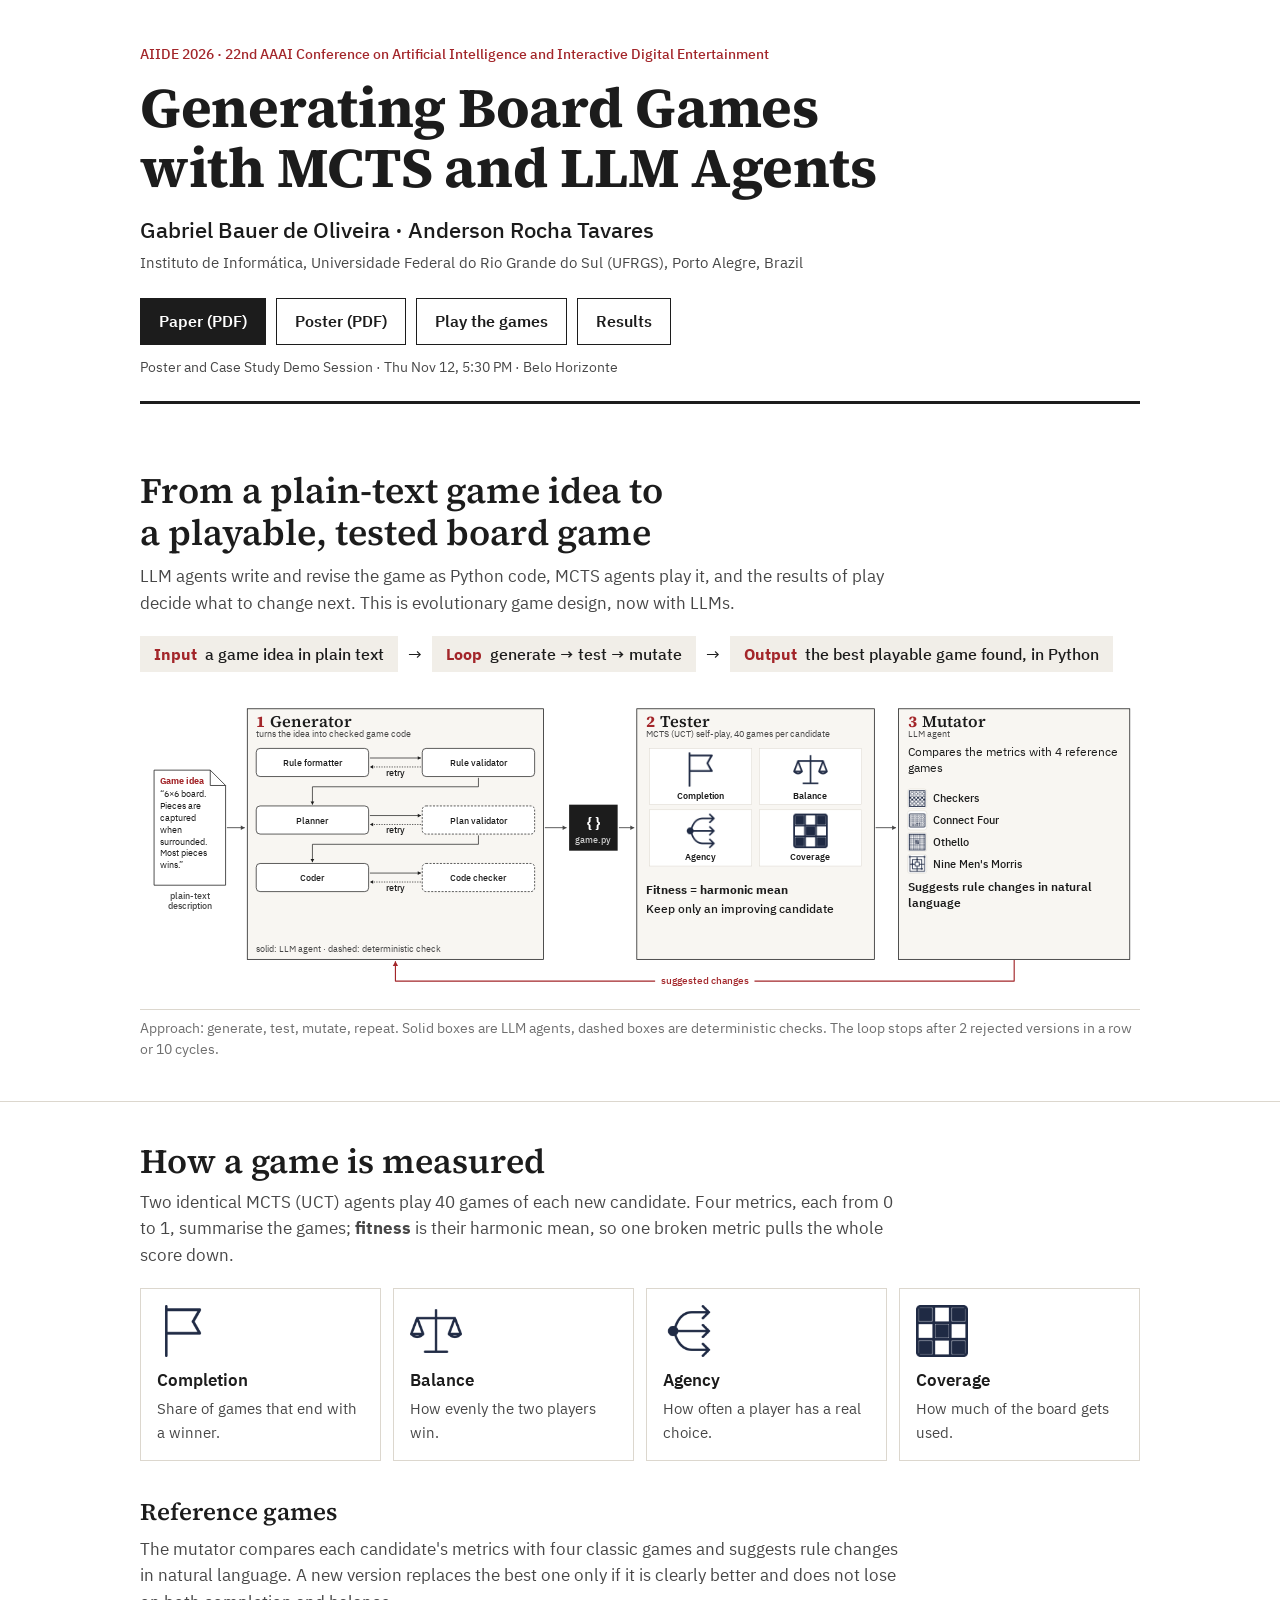
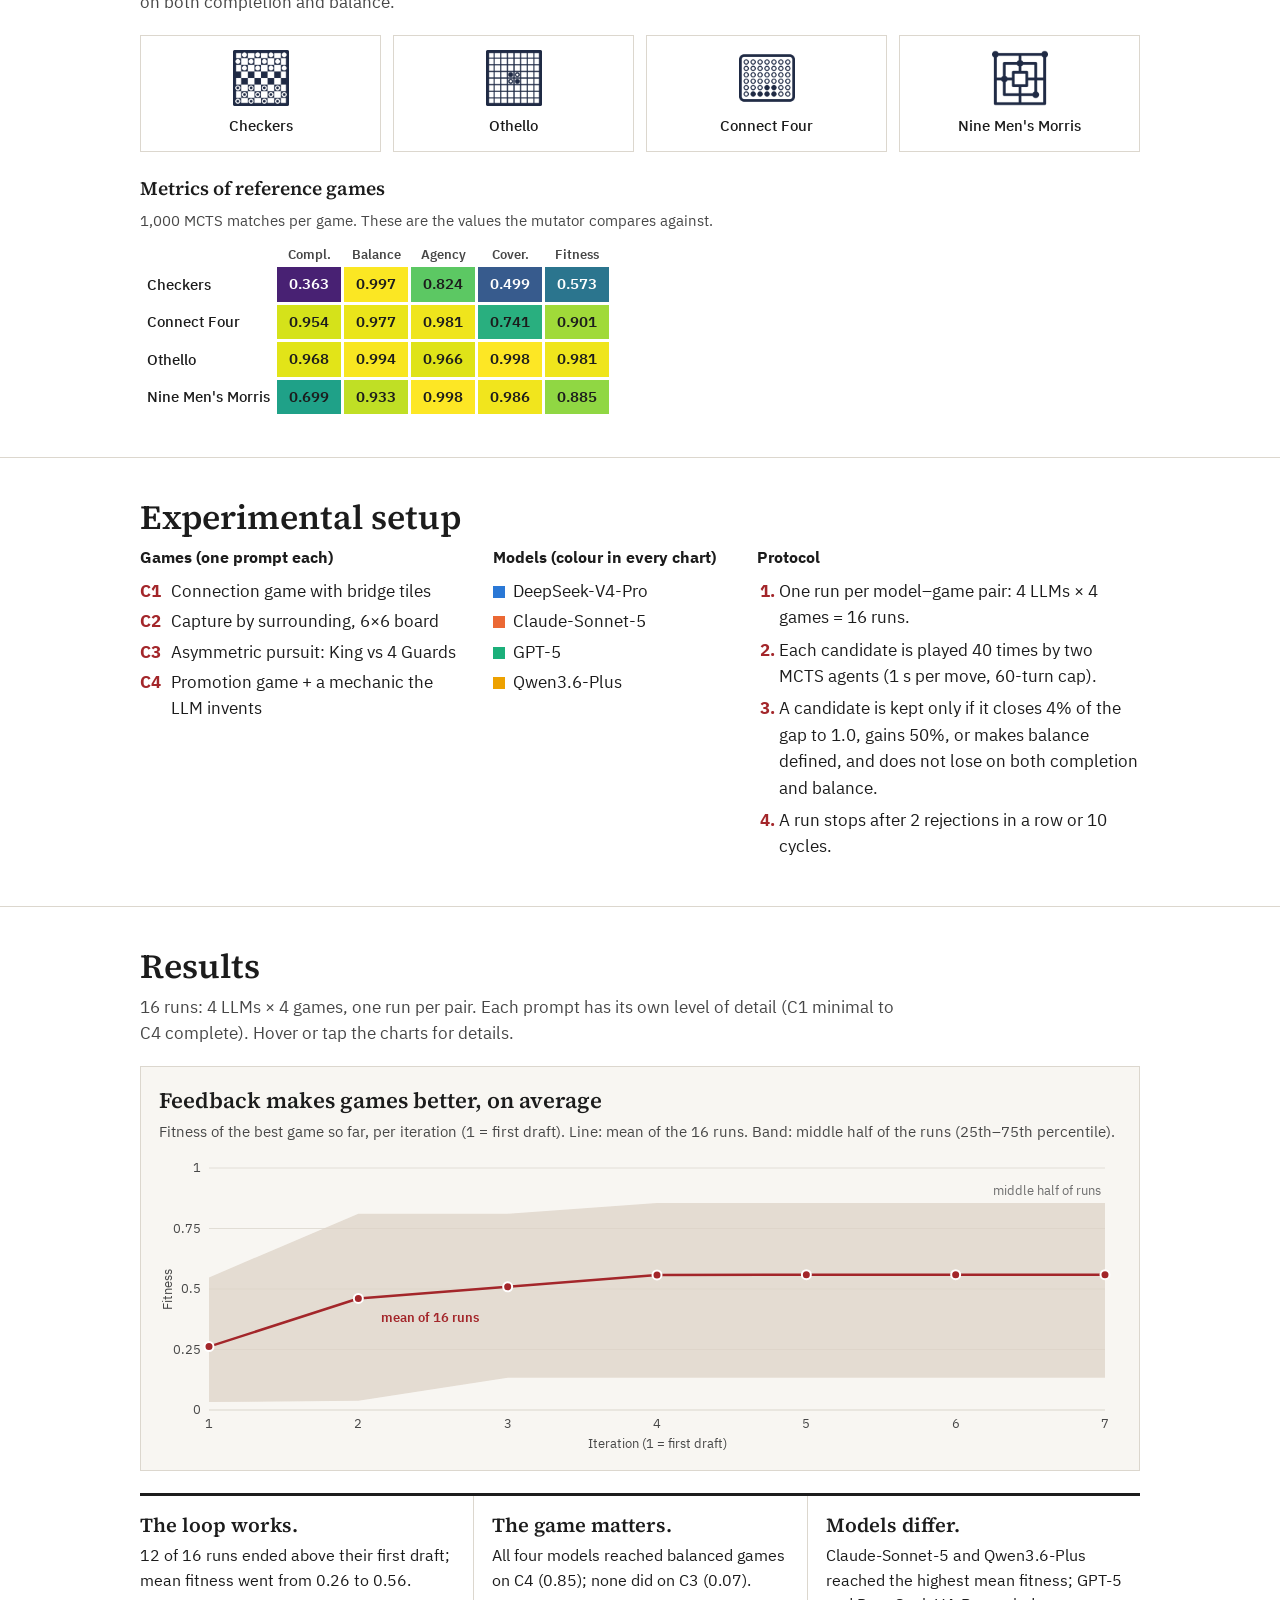
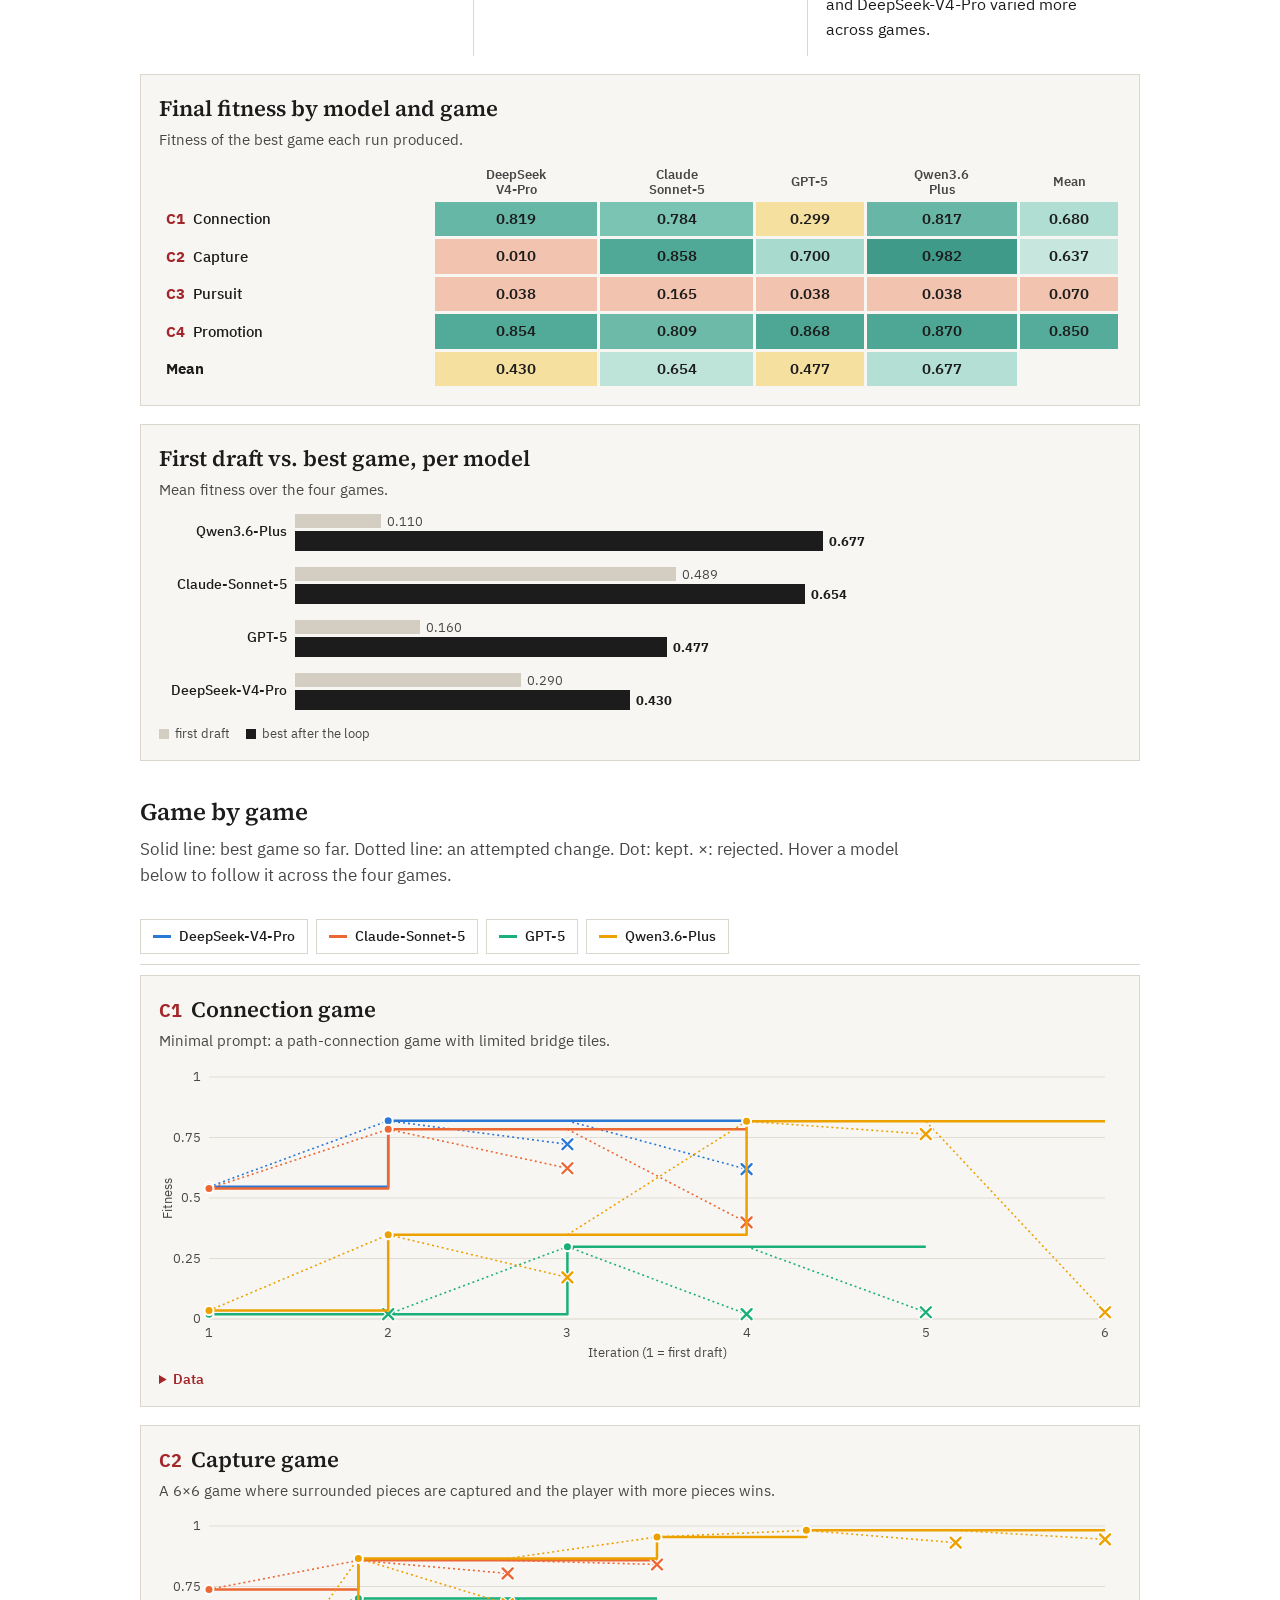
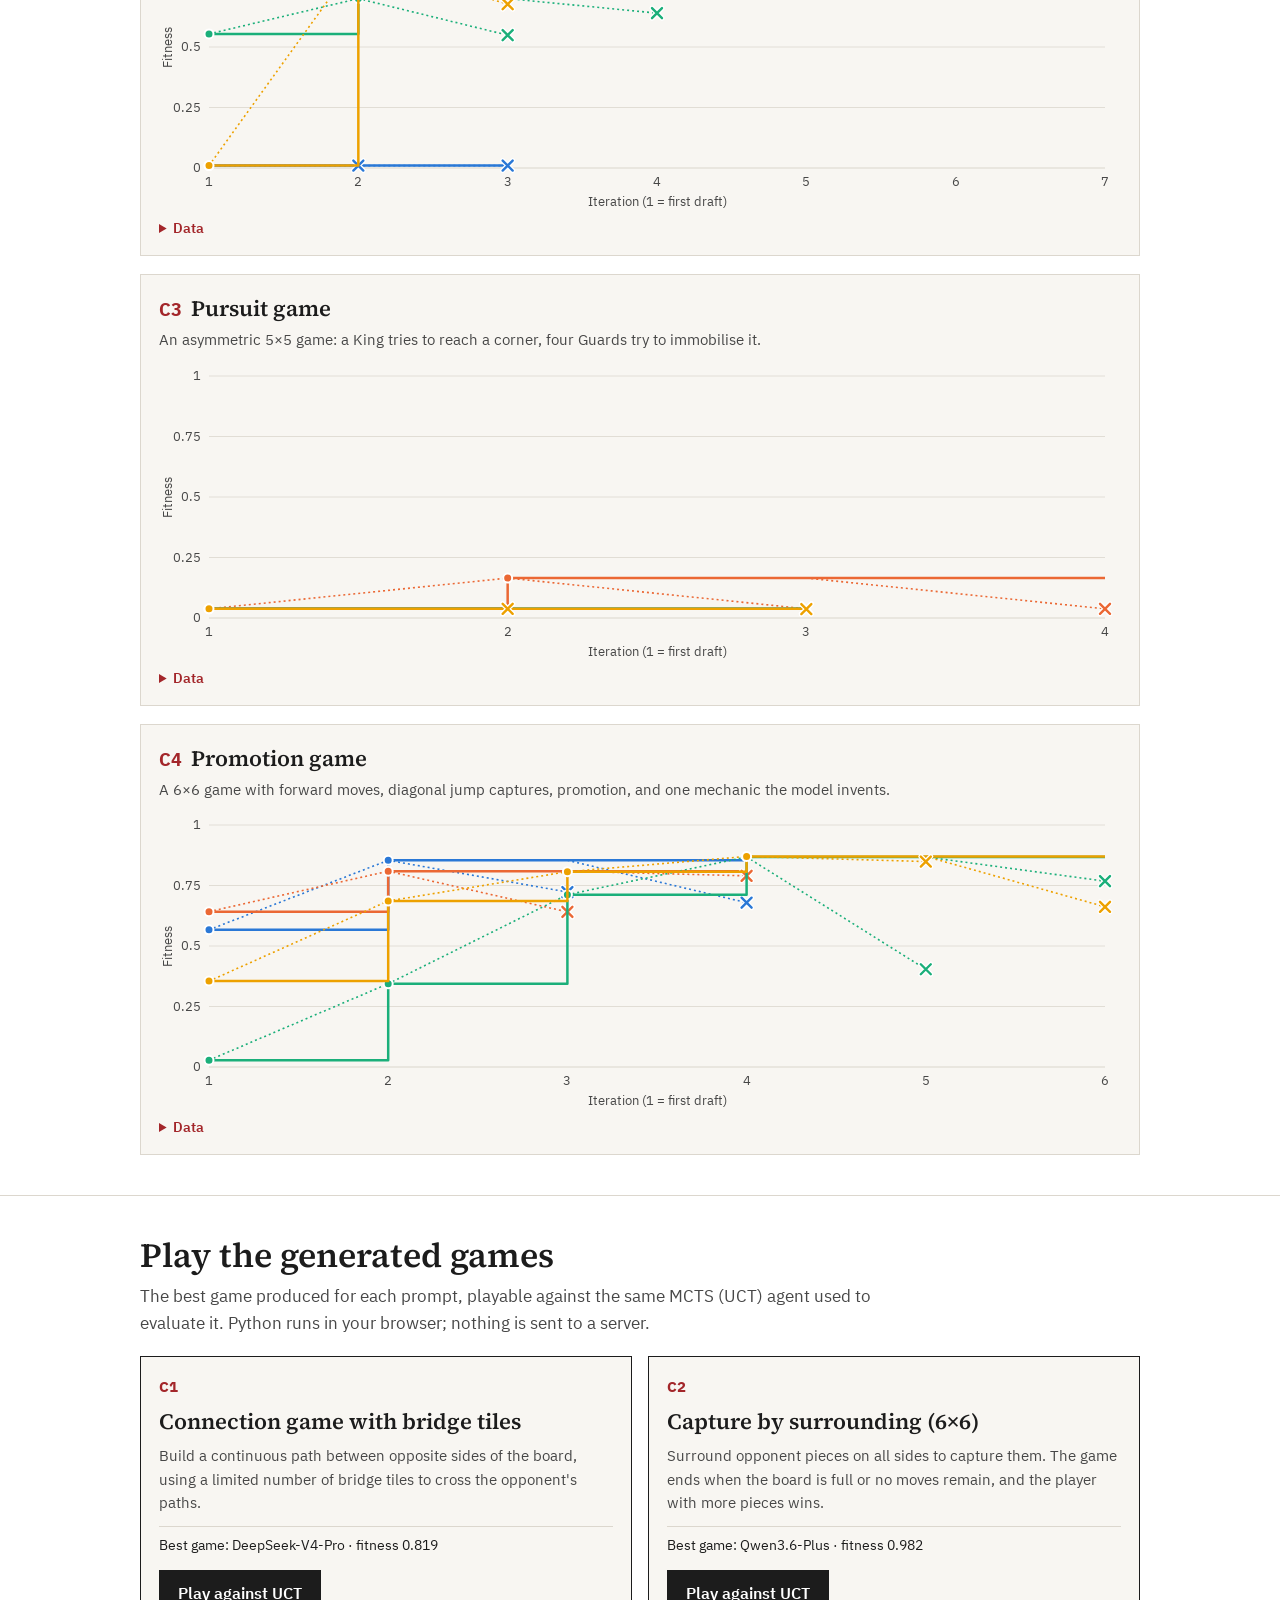
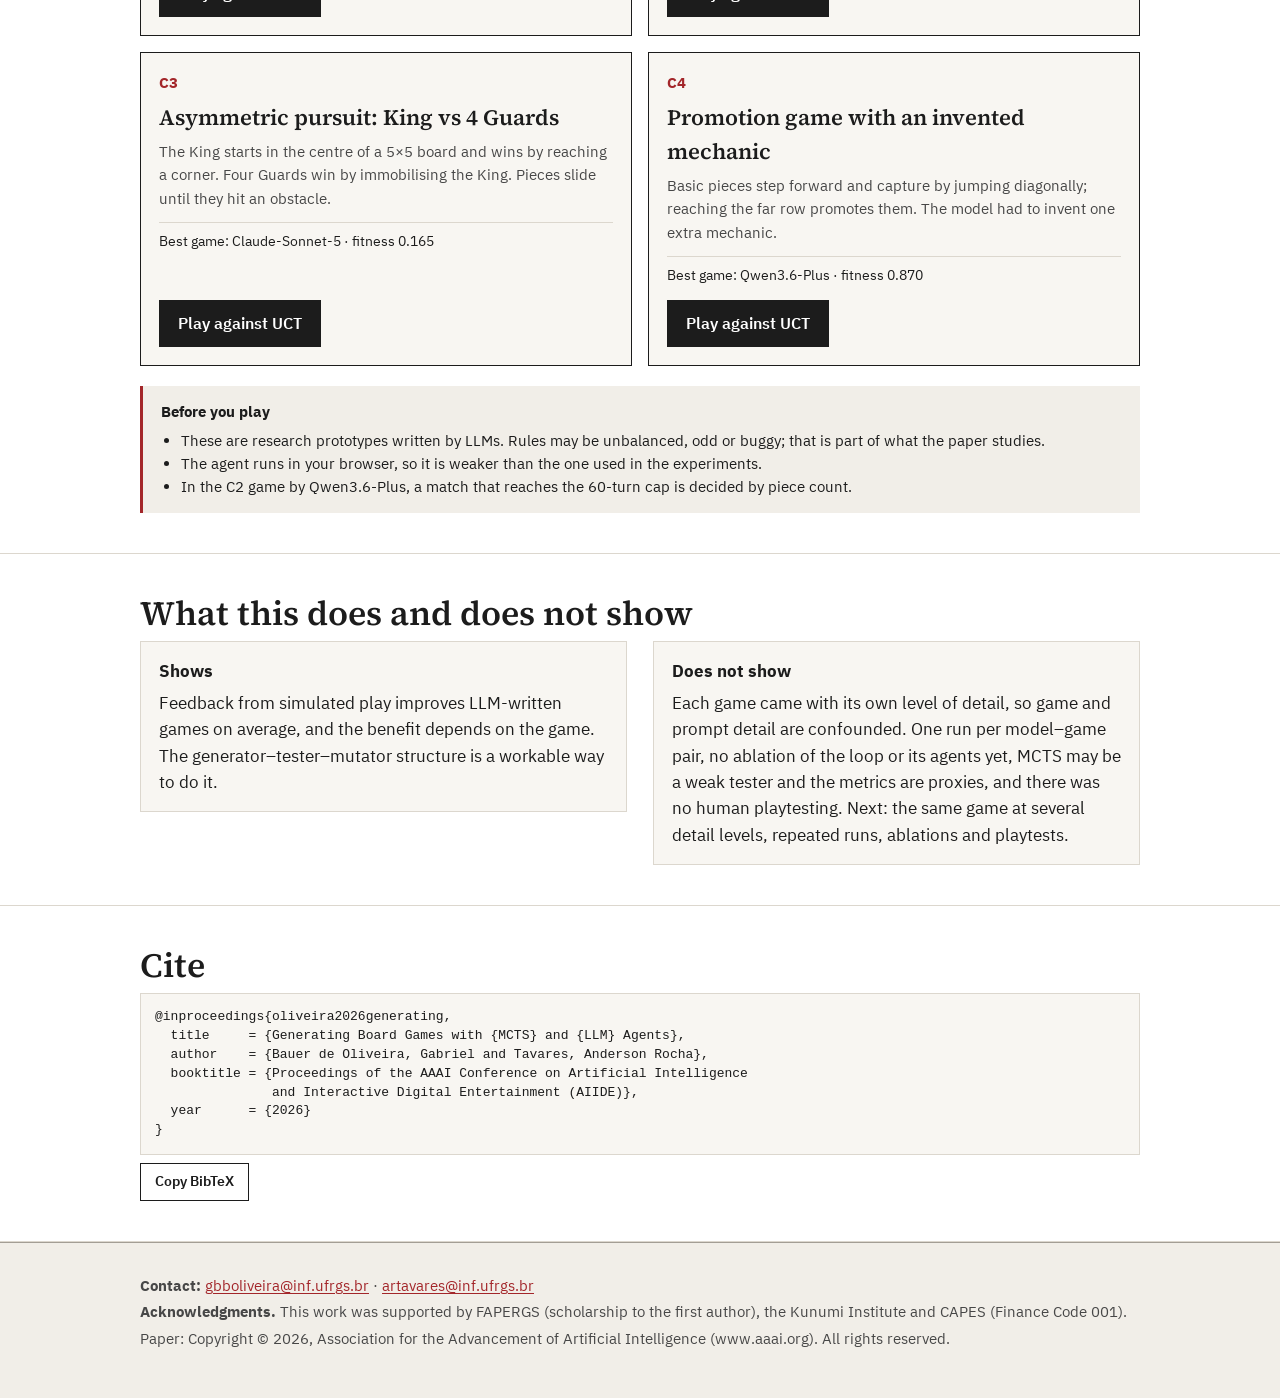
<file: index.html>
<!doctype html>
<html lang="en">
<head>
<meta charset="utf-8">
<meta name="viewport" content="width=device-width, initial-scale=1">
<title>Generating Board Games with MCTS and LLM Agents</title>
<meta name="description" content="Companion page for the AIIDE 2026 paper: an agentic LLM pipeline that writes board games as Python code, tests them with MCTS self-play and refines them from the metrics.">
<meta property="og:title" content="Generating Board Games with MCTS and LLM Agents">
<meta property="og:description" content="From a plain-text game idea to a playable, tested board game. Paper, poster, results and playable games (AIIDE 2026).">
<meta property="og:type" content="website">
<meta name="color-scheme" content="light">
<style>
@font-face{font-family:'IBM Plex Sans';font-weight:400;font-display:swap;src:url(fonts/plex-sans-400.woff2) format('woff2')}
@font-face{font-family:'IBM Plex Sans';font-weight:500;font-display:swap;src:url(fonts/plex-sans-500.woff2) format('woff2')}
@font-face{font-family:'IBM Plex Sans';font-weight:600;font-display:swap;src:url(fonts/plex-sans-600.woff2) format('woff2')}
@font-face{font-family:'IBM Plex Sans';font-weight:700;font-display:swap;src:url(fonts/plex-sans-700.woff2) format('woff2')}
@font-face{font-family:'Source Serif 4';font-weight:600;font-display:swap;src:url(fonts/source-serif-4-600.woff2) format('woff2')}
@font-face{font-family:'Source Serif 4';font-weight:700;font-display:swap;src:url(fonts/source-serif-4-700.woff2) format('woff2')}
:root{--ink:#1C1C1C;--acc:#A3262A;--gray:#474747;--muted:#6E6E6E;--panel:#F1EEE8;--box:#F8F6F2;--line:#DCD7CE;--rule:#A39E95;--bg:#FFFFFF;--max:1040px;
  --serif:'Source Serif 4',Georgia,'Times New Roman',serif;--sans:'IBM Plex Sans',system-ui,-apple-system,'Segoe UI',sans-serif}
*{box-sizing:border-box}
html{scroll-behavior:smooth}
body{margin:0;background:var(--bg);color:var(--ink);font-family:var(--sans);font-size:17px;line-height:1.55}
a{color:var(--acc);text-underline-offset:2px}
.wrap{max-width:var(--max);margin:0 auto;padding:0 20px}
h1,h2,.lead,.ct,.h3,.game h3{font-family:var(--serif)}
header.hero{padding:44px 0 26px}
header.hero .wrap{position:relative;padding-bottom:26px}header.hero .wrap::after{content:"";position:absolute;left:20px;right:20px;bottom:0;height:3px;background:var(--ink)}
.kicker{font-size:14px;font-weight:500;color:var(--acc);margin:0 0 12px}
h1{font-size:clamp(32px,5.4vw,56px);font-weight:700;line-height:1.08;margin:0 0 14px;letter-spacing:-.005em;text-wrap:balance}
.authors{font-size:clamp(18px,2.4vw,22px);font-weight:500;margin:0}
.affil{margin:4px 0 0;color:var(--gray);font-size:15px}
.buttons{display:flex;flex-wrap:wrap;gap:10px;margin-top:24px}
.btn{display:inline-block;padding:10px 18px;border-radius:0;font-weight:600;text-decoration:none;font-size:16px;border:1.5px solid var(--ink);color:var(--ink);background:#fff}
.btn.primary{background:var(--ink);color:#fff}
.btn:hover{background:var(--panel)}.btn.primary:hover{background:#000}
.btn:focus-visible,.chip:focus-visible,.copy:focus-visible{outline:2px solid var(--acc);outline-offset:2px}
.btn[aria-disabled=true]{opacity:.5;pointer-events:none}
.note-small{font-size:14px;color:var(--gray);margin:12px 0 0}
section{padding:40px 0;border-bottom:1px solid var(--line)}
h2{font-size:clamp(26px,3.4vw,34px);font-weight:600;margin:0 0 8px;line-height:1.15}
.lead{font-size:clamp(25px,3.4vw,36px);line-height:1.15;font-weight:600;margin:0 0 10px;text-wrap:balance}
.sub{color:var(--gray);margin:0 0 20px;max-width:760px}
.steps{display:flex;flex-wrap:wrap;gap:10px;align-items:center;margin:18px 0 0}
.pill{background:var(--panel);padding:6px 14px;font-weight:500;font-size:15.5px}
.pill b{color:var(--acc);font-weight:700;margin-right:8px}
.arrow{color:var(--ink)}
figure{margin:24px 0 0}
figure img{display:block;width:100%;height:auto}
.figscroll{overflow-x:auto;-webkit-overflow-scrolling:touch}
@media(max-width:700px){.figscroll img{width:760px;max-width:none}}
figcaption{font-size:14px;color:var(--muted);margin-top:10px;border-top:1px solid var(--line);padding-top:8px}
.cols{display:grid;grid-template-columns:1fr 1fr;gap:26px;align-items:start}
.cols>*{min-width:0}
@media(max-width:820px){.cols{grid-template-columns:1fr}}
.card{background:#fff;border:1px solid var(--ink);padding:16px 18px}
.card.soft{border-color:var(--line);background:var(--box)}
table.fit{border-collapse:separate;border-spacing:3px;width:100%;font-size:15px}
table.fit th{font-weight:500;text-align:left;padding:2px 4px;white-space:nowrap}
table.fit th b{color:var(--acc);font-weight:700;margin-right:4px}
table.fit thead th{font-size:12.5px;color:var(--gray);font-weight:600;text-align:center;white-space:normal;line-height:1.2}
table.fit td{padding:0;text-align:center}
.cell{display:block;padding:6px 0;font-weight:600;font-size:14.5px;font-variant-numeric:tabular-nums}
.tw{overflow-x:auto}
@media(max-width:520px){table.fit{font-size:13px;border-spacing:2px}table.fit th{padding:2px 2px}.cell{font-size:12.5px}.card{padding:12px}.bar-row{grid-template-columns:96px 1fr}.bar-name{font-size:12.5px}}
.fn{font-size:13px;color:var(--muted);margin:10px 0 0}
.bar-row{display:grid;grid-template-columns:128px 1fr;gap:8px;align-items:center;margin:0 0 12px}
.bar-name{font-size:14px;font-weight:500;text-align:right}
.bar-tracks{display:flex;flex-direction:column;gap:3px;margin-right:46px}
.bar{height:14px;position:relative;min-width:4px}
.bar i{position:absolute;left:calc(100% + 6px);top:-2px;font-style:normal;font-size:12.5px;line-height:18px;color:var(--gray);white-space:nowrap;font-variant-numeric:tabular-nums}
.bar.draft{background:#D3CDC2}.bar.best{background:var(--ink);height:20px}
.bar.best i{font-weight:700;color:var(--ink);line-height:24px}
.legend{display:flex;flex-wrap:wrap;gap:16px;font-size:13px;color:var(--gray);margin-top:6px}
.legend span::before{content:"";display:inline-block;width:10px;height:10px;margin-right:6px;background:var(--c);vertical-align:-1px}
.msgs{display:grid;grid-template-columns:repeat(3,1fr);gap:0;margin-top:22px;border-top:3px solid var(--ink)}
@media(max-width:820px){.msgs{grid-template-columns:1fr}}
.msg{padding:14px 18px 14px 0;font-size:16px}
.msg+.msg{border-left:1px solid var(--line);padding-left:18px}
@media(max-width:820px){.msg+.msg{border-left:0;border-top:1px solid var(--line);padding-left:0}}
.msg b{display:block;font-family:var(--serif);font-size:20px;font-weight:600;margin-bottom:2px}
.games{display:grid;grid-template-columns:repeat(2,1fr);gap:16px;margin-top:20px}
@media(max-width:700px){.games{grid-template-columns:1fr}}
.game{background:var(--box);border:1px solid var(--ink);padding:18px;display:flex;flex-direction:column;gap:6px}
.game .tag{font-size:15px;font-weight:700;color:var(--acc)}
.game h3{margin:0;font-size:22px;font-weight:600}
.game p{margin:0;color:var(--gray);font-size:15px}
.game .meta{font-size:13.5px;color:var(--ink);border-top:1px solid var(--line);padding-top:8px;margin-top:6px}
.game .go{margin-top:auto;padding-top:8px}
.caveat{background:var(--panel);border-left:3px solid var(--acc);padding:14px 18px;margin-top:20px;font-size:15px}
.caveat ul{margin:6px 0 0;padding-left:20px}
pre{background:var(--box);border:1px solid var(--line);padding:14px;overflow:auto;font-size:13px;line-height:1.45;margin:0}
.copy{margin-top:8px;font:inherit;font-size:14px;font-weight:600;padding:7px 14px;border:1.5px solid var(--ink);background:#fff;color:var(--ink);cursor:pointer}
.copy:hover{background:var(--panel)}
footer{background:var(--panel);border-top:1px solid var(--rule);padding:28px 0 44px;color:var(--gray);font-size:14.5px}
footer p{margin:4px 0}
footer h2{font-size:22px;color:var(--ink);margin-bottom:6px}
.sr{position:absolute;left:-9999px}
.h3{font-size:24px;font-weight:600;margin:32px 0 6px}
.metrics{display:grid;grid-template-columns:repeat(4,1fr);gap:12px}
@media(max-width:820px){.metrics{grid-template-columns:repeat(2,1fr)}}
.metric{background:#fff;border:1px solid var(--line);padding:16px;display:flex;flex-direction:column;gap:4px}
.metric img{width:52px;height:52px;margin-bottom:6px}
.metric b{font-weight:600} .metric span{font-size:15px;color:var(--gray)}
.refs{display:grid;grid-template-columns:repeat(4,1fr);gap:12px}
@media(max-width:820px){.refs{grid-template-columns:repeat(2,1fr)}}
.ref{background:#fff;border:1px solid var(--line);padding:14px;display:flex;flex-direction:column;align-items:center;gap:8px;font-weight:500;font-size:15px;text-align:center}
.ref img{width:56px;height:56px}
.reft{margin-top:16px;max-width:620px}
.setup{display:grid;grid-template-columns:1.1fr .8fr 1.3fr;gap:28px;margin-top:8px}
.setup>*{min-width:0}
@media(max-width:820px){.setup{grid-template-columns:1fr;gap:18px}}
.setup h3{font-size:16px;font-weight:700;margin:0 0 8px;font-family:var(--sans)}
.setup dl{display:grid;grid-template-columns:auto 1fr;gap:4px 10px;margin:0}
.setup dt{font-weight:700;color:var(--acc)}.setup dd{margin:0}
.setup ul{list-style:none;margin:0;padding:0}.setup li{margin:0 0 4px}
.setup li i{display:inline-block;width:12px;height:12px;margin-right:8px;vertical-align:-1px;background:var(--c)}
.setup ol{margin:0;padding-left:22px}.setup ol li{margin-bottom:6px}.setup ol li::marker{color:var(--acc);font-weight:700}
.viz{margin-top:18px;position:relative}
.ct{margin:0;font-size:22px;font-weight:600}
.ct .tag{font-family:var(--sans);font-size:18px;font-weight:700;color:var(--acc);margin-right:4px}
.cs{margin:4px 0 10px;font-size:14.5px;color:var(--gray)}
.chart{position:relative;width:100%}
.chart svg{display:block;width:100%;height:auto;overflow:visible}
.chart text{font-family:var(--sans)}
.gstack{display:flex;flex-direction:column;gap:18px}
.gstack .viz{margin-top:0}
.series{transition:opacity .15s}
.hl .series{opacity:.13}.hl .series.on{opacity:1}
.chips{display:flex;flex-wrap:wrap;gap:8px;margin:6px 0 10px;position:sticky;top:0;z-index:5;background:var(--bg);padding:10px 0;border-bottom:1px solid var(--line)}
.chip{font:inherit;font-size:14px;font-weight:500;border:1px solid var(--line);background:#fff;border-radius:0;padding:6px 12px;cursor:pointer;color:var(--ink);display:inline-flex;align-items:center;gap:8px}
.chip:hover{border-color:var(--ink)}
.chip i{display:inline-block;width:18px;height:3px;background:var(--c)}
.chip[aria-pressed=true]{border-color:var(--ink);box-shadow:inset 0 0 0 1px var(--ink);background:var(--box)}
table.fit td{cursor:default;transition:opacity .15s}
table.fit.hl td[data-v]{opacity:.35}
table.fit.hl td.on{opacity:1}
table.fit td.on .cell{box-shadow:inset 0 0 0 2px var(--ink)}
table.fit th.on{color:var(--ink);font-weight:700}
table.reftab td{cursor:default}table.reftab{width:auto}table.reftab .cell{padding:6px 12px}
#bars .bar-row{cursor:default;padding:2px 0;transition:opacity .15s}
#bars.hl .bar-row{opacity:.3} #bars.hl .bar-row.on{opacity:1}
.tip{position:fixed;z-index:50;pointer-events:none;background:#fff;border:1px solid var(--ink);box-shadow:3px 3px 0 rgba(0,0,0,.08);padding:9px 11px;font-size:13.5px;line-height:1.4;max-width:270px;opacity:0;transition:opacity .1s}
.tip.show{opacity:1}
.tip .tt{font-weight:700;margin-bottom:3px}
.tip .row{display:flex;align-items:center;gap:7px;white-space:nowrap}
.tip .key{display:inline-block;width:12px;height:3px}
.tip strong{font-weight:700}
.tip .mut{color:var(--muted)}
details.dt{margin-top:6px;font-size:13.5px}
details.dt summary{cursor:pointer;color:var(--acc);font-weight:600}
.dtw{overflow-x:auto}
.dtw table{border-collapse:collapse;margin-top:8px;font-size:13px;min-width:520px;font-variant-numeric:tabular-nums}
.dtw th,.dtw td{border-bottom:1px solid var(--line);padding:4px 8px;text-align:right}
.dtw th:first-child,.dtw td:first-child{text-align:left}
</style>
</head>
<body>
<header class="hero"><div class="wrap">
  <p class="kicker">AIIDE 2026 · 22nd AAAI Conference on Artificial Intelligence and Interactive Digital Entertainment</p>
  <h1>Generating Board Games with MCTS and LLM Agents</h1>
  <p class="authors">Gabriel Bauer de Oliveira · Anderson Rocha Tavares</p>
  <p class="affil">Instituto de Informática, Universidade Federal do Rio Grande do Sul (UFRGS), Porto Alegre, Brazil</p>
  <div class="buttons">
    <a class="btn primary" href="paper.pdf">Paper (PDF)</a>
    <a class="btn" href="poster.pdf">Poster (PDF)</a>
    <a class="btn" href="#play">Play the games</a>
    <a class="btn" href="#results">Results</a>
  </div>
  <p class="note-small">Poster and Case Study Demo Session · Thu Nov 12, 5:30 PM · Belo Horizonte</p>
</div></header>

<main>
<section id="idea"><div class="wrap">
  <h2 class="lead">From a plain-text game idea to a playable, tested board game</h2>
  <p class="sub">LLM agents write and revise the game as Python code, MCTS agents play it, and the results of play decide what to change next. This is evolutionary game design, now with LLMs.</p>
  <div class="steps" aria-label="Pipeline summary">
    <span class="pill"><b>Input</b>a game idea in plain text</span><span class="arrow">→</span>
    <span class="pill"><b>Loop</b>generate → test → mutate</span><span class="arrow">→</span>
    <span class="pill"><b>Output</b>the best playable game found, in Python</span>
  </div>
  <figure>
    <div class="figscroll"><img src="img/pipeline.svg" alt="Pipeline diagram: a plain-text game idea goes to a generator made of rule formatter, planner and coder with validators, producing game.py; a tester runs MCTS self-play and measures completion, balance, agency and coverage; an LLM mutator compares the metrics with four reference games and suggests rule changes that go back to the generator."></div>
    <figcaption>Approach: generate, test, mutate, repeat. Solid boxes are LLM agents, dashed boxes are deterministic checks. The loop stops after 2 rejected versions in a row or 10 cycles.</figcaption>
  </figure>
</div></section>

<section id="how"><div class="wrap">
  <h2>How a game is measured</h2>
  <p class="sub">Two identical MCTS (UCT) agents play 40 games of each new candidate. Four metrics, each from 0 to 1, summarise the games; <b>fitness</b> is their harmonic mean, so one broken metric pulls the whole score down.</p>
  <div class="metrics">
    <div class="metric"><img src="img/icons/completion.png" alt=""><b>Completion</b><span>Share of games that end with a winner.</span></div>
    <div class="metric"><img src="img/icons/balance.png" alt=""><b>Balance</b><span>How evenly the two players win.</span></div>
    <div class="metric"><img src="img/icons/agency.png" alt=""><b>Agency</b><span>How often a player has a real choice.</span></div>
    <div class="metric"><img src="img/icons/coverage.png" alt=""><b>Coverage</b><span>How much of the board gets used.</span></div>
  </div>
  <h3 class="h3">Reference games</h3>
  <p class="sub">The mutator compares each candidate's metrics with four classic games and suggests rule changes in natural language. A new version replaces the best one only if it is clearly better and does not lose on both completion and balance.</p>
  <div class="refs">
    <div class="ref"><img src="img/icons/checkers.png" alt=""><span>Checkers</span></div>
    <div class="ref"><img src="img/icons/othello.png" alt=""><span>Othello</span></div>
    <div class="ref"><img src="img/icons/connect-four.png" alt=""><span>Connect Four</span></div>
    <div class="ref"><img src="img/icons/nine-mens-morris.png" alt=""><span>Nine Men's Morris</span></div>
  </div>
  <div class="reft">
    <h3 class="h3" style="font-size:19px;margin-top:22px">Metrics of reference games</h3>
    <p class="cs">1,000 MCTS matches per game. These are the values the mutator compares against.</p>
    <div class="tw"><table class="fit reftab">
      <thead><tr><th></th><th>Compl.</th><th>Balance</th><th>Agency</th><th>Cover.</th><th>Fitness</th></tr></thead>
      <tbody>
<tr><th scope="row">Checkers</th><td><span class="cell" style="background:#482173;color:#fff">0.363</span></td><td><span class="cell" style="background:#fbe723">0.997</span></td><td><span class="cell" style="background:#5cc863">0.824</span></td><td><span class="cell" style="background:#375b8d;color:#fff">0.499</span></td><td><span class="cell" style="background:#2b758e;color:#fff">0.573</span></td></tr>
<tr><th scope="row">Connect Four</th><td><span class="cell" style="background:#d5e21a">0.954</span></td><td><span class="cell" style="background:#eae51a">0.977</span></td><td><span class="cell" style="background:#efe51c">0.981</span></td><td><span class="cell" style="background:#29af7f">0.741</span></td><td><span class="cell" style="background:#a0da39">0.901</span></td></tr>
<tr><th scope="row">Othello</th><td><span class="cell" style="background:#e2e418">0.968</span></td><td><span class="cell" style="background:#f8e621">0.994</span></td><td><span class="cell" style="background:#dfe318">0.966</span></td><td><span class="cell" style="background:#fde725">0.998</span></td><td><span class="cell" style="background:#efe51c">0.981</span></td></tr>
<tr><th scope="row">Nine Men's Morris</th><td><span class="cell" style="background:#1fa188">0.699</span></td><td><span class="cell" style="background:#c0df25">0.933</span></td><td><span class="cell" style="background:#fde725">0.998</span></td><td><span class="cell" style="background:#f1e51d">0.986</span></td><td><span class="cell" style="background:#90d743">0.885</span></td></tr>
      </tbody>
    </table></div>
  </div>
</div></section>

<section id="setup"><div class="wrap">
  <h2>Experimental setup</h2>
  <div class="setup">
    <div><h3>Games (one prompt each)</h3><dl>
      <dt>C1</dt><dd>Connection game with bridge tiles</dd>
      <dt>C2</dt><dd>Capture by surrounding, 6×6 board</dd>
      <dt>C3</dt><dd>Asymmetric pursuit: King vs 4 Guards</dd>
      <dt>C4</dt><dd>Promotion game + a mechanic the LLM invents</dd></dl></div>
    <div><h3>Models (colour in every chart)</h3><ul>
      <li><i style="--c:#2a78d6"></i>DeepSeek-V4-Pro</li><li><i style="--c:#eb6834"></i>Claude-Sonnet-5</li>
      <li><i style="--c:#1baf7a"></i>GPT-5</li><li><i style="--c:#eda100"></i>Qwen3.6-Plus</li></ul></div>
    <div><h3>Protocol</h3><ol>
      <li>One run per model–game pair: 4 LLMs × 4 games = 16 runs.</li>
      <li>Each candidate is played 40 times by two MCTS agents (1 s per move, 60-turn cap).</li>
      <li>A candidate is kept only if it closes 4% of the gap to 1.0, gains 50%, or makes balance defined, and does not lose on both completion and balance.</li>
      <li>A run stops after 2 rejections in a row or 10 cycles.</li></ol></div>
  </div>
</div></section>

<section id="results"><div class="wrap">
  <h2>Results</h2>
  <p class="sub">16 runs: 4 LLMs × 4 games, one run per pair. Each prompt has its own level of detail (C1 minimal to C4 complete). Hover or tap the charts for details.</p>

  <article class="card soft viz">
    <h3 class="ct">Feedback makes games better, on average</h3>
    <p class="cs">Fitness of the best game so far, per iteration (1 = first draft). Line: mean of the 16 runs. Band: middle half of the runs (25th–75th percentile).</p>
    <div class="chart" data-chart="mean" role="img" aria-label="Mean best-so-far fitness of 16 runs rises from 0.26 at the first draft to 0.56 by iteration 4, with a band for the middle half of the runs"></div>
  </article>

  <div class="msgs">
    <div class="msg"><b>The loop works.</b>12 of 16 runs ended above their first draft; mean fitness went from 0.26 to 0.56.</div>
    <div class="msg"><b>The game matters.</b>All four models reached balanced games on C4 (0.85); none did on C3 (0.07).</div>
    <div class="msg"><b>Models differ.</b>Claude-Sonnet-5 and Qwen3.6-Plus reached the highest mean fitness; GPT-5 and DeepSeek-V4-Pro varied more across games.</div>
  </div>

  <article class="card soft viz">
    <h3 class="ct">Final fitness by model and game</h3>
    <p class="cs">Fitness of the best game each run produced.</p>
    <div class="tw"><table class="fit" id="fit">
      <thead><tr><th></th><th data-c="0">DeepSeek<br>V4-Pro</th><th data-c="1">Claude<br>Sonnet-5</th><th data-c="2">GPT-5</th><th data-c="3">Qwen3.6<br>Plus</th><th data-c="4">Mean</th></tr></thead>
      <tbody>
<tr><th scope="row"><b>C1</b> Connection</th><td data-c="0" data-g="C1" data-m="DeepSeek-V4-Pro" data-v="0.819" tabindex="0"><span class="cell" style="background:#67b7a6">0.819</span></td><td data-c="1" data-g="C1" data-m="Claude-Sonnet-5" data-v="0.784" tabindex="0"><span class="cell" style="background:#7bc3b3">0.784</span></td><td data-c="2" data-g="C1" data-m="GPT-5" data-v="0.299" tabindex="0"><span class="cell" style="background:#f6e0a0">0.299</span></td><td data-c="3" data-g="C1" data-m="Qwen3.6-Plus" data-v="0.817" tabindex="0"><span class="cell" style="background:#68b7a6">0.817</span></td><td data-c="4" data-g="C1" data-m="Mean" data-v="0.680" tabindex="0"><span class="cell" style="background:#b1ded3">0.680</span></td></tr>
<tr><th scope="row"><b>C2</b> Capture</th><td data-c="0" data-g="C2" data-m="DeepSeek-V4-Pro" data-v="0.010" tabindex="0"><span class="cell" style="background:#f2c4b0">0.010</span></td><td data-c="1" data-g="C2" data-m="Claude-Sonnet-5" data-v="0.858" tabindex="0"><span class="cell" style="background:#50a997">0.858</span></td><td data-c="2" data-g="C2" data-m="GPT-5" data-v="0.700" tabindex="0"><span class="cell" style="background:#a8dacd">0.700</span></td><td data-c="3" data-g="C2" data-m="Qwen3.6-Plus" data-v="0.982" tabindex="0"><span class="cell" style="background:#409a89">0.982</span></td><td data-c="4" data-g="C2" data-m="Mean" data-v="0.637" tabindex="0"><span class="cell" style="background:#c7e7de">0.637</span></td></tr>
<tr><th scope="row"><b>C3</b> Pursuit</th><td data-c="0" data-g="C3" data-m="DeepSeek-V4-Pro" data-v="0.038" tabindex="0"><span class="cell" style="background:#f2c4b0">0.038</span></td><td data-c="1" data-g="C3" data-m="Claude-Sonnet-5" data-v="0.165" tabindex="0"><span class="cell" style="background:#f2c4b0">0.165</span></td><td data-c="2" data-g="C3" data-m="GPT-5" data-v="0.038" tabindex="0"><span class="cell" style="background:#f2c4b0">0.038</span></td><td data-c="3" data-g="C3" data-m="Qwen3.6-Plus" data-v="0.038" tabindex="0"><span class="cell" style="background:#f2c4b0">0.038</span></td><td data-c="4" data-g="C3" data-m="Mean" data-v="0.070" tabindex="0"><span class="cell" style="background:#f2c4b0">0.070</span></td></tr>
<tr><th scope="row"><b>C4</b> Promotion</th><td data-c="0" data-g="C4" data-m="DeepSeek-V4-Pro" data-v="0.854" tabindex="0"><span class="cell" style="background:#52aa98">0.854</span></td><td data-c="1" data-g="C4" data-m="Claude-Sonnet-5" data-v="0.809" tabindex="0"><span class="cell" style="background:#6dbaa9">0.809</span></td><td data-c="2" data-g="C4" data-m="GPT-5" data-v="0.868" tabindex="0"><span class="cell" style="background:#4ea795">0.868</span></td><td data-c="3" data-g="C4" data-m="Qwen3.6-Plus" data-v="0.870" tabindex="0"><span class="cell" style="background:#4ea795">0.870</span></td><td data-c="4" data-g="C4" data-m="Mean" data-v="0.850" tabindex="0"><span class="cell" style="background:#55ac9a">0.850</span></td></tr>
<tr><th scope="row"><strong>Mean</strong></th><td data-c="0" data-g="Mean" data-m="DeepSeek-V4-Pro" data-v="0.430" tabindex="0"><span class="cell" style="background:#f6e0a0">0.430</span></td><td data-c="1" data-g="Mean" data-m="Claude-Sonnet-5" data-v="0.654" tabindex="0"><span class="cell" style="background:#bee4da">0.654</span></td><td data-c="2" data-g="Mean" data-m="GPT-5" data-v="0.477" tabindex="0"><span class="cell" style="background:#f6e0a0">0.477</span></td><td data-c="3" data-g="Mean" data-m="Qwen3.6-Plus" data-v="0.677" tabindex="0"><span class="cell" style="background:#b3dfd4">0.677</span></td><td></td></tr>
      </tbody>
    </table></div>
  </article>

  <article class="card soft viz">
    <h3 class="ct">First draft vs. best game, per model</h3>
    <p class="cs">Mean fitness over the four games.</p>
    <div id="bars">
<div class="bar-row" tabindex="0" data-m="Qwen3.6-Plus" data-f0="0.110" data-f1="0.677"><span class="bar-name">Qwen3.6-Plus</span><div class="bar-tracks"><div class="bar draft" style="width:11.0%"><i>0.110</i></div><div class="bar best" style="width:67.7%"><i>0.677</i></div></div></div>
<div class="bar-row" tabindex="0" data-m="Claude-Sonnet-5" data-f0="0.489" data-f1="0.654"><span class="bar-name">Claude-Sonnet-5</span><div class="bar-tracks"><div class="bar draft" style="width:48.9%"><i>0.489</i></div><div class="bar best" style="width:65.4%"><i>0.654</i></div></div></div>
<div class="bar-row" tabindex="0" data-m="GPT-5" data-f0="0.160" data-f1="0.477"><span class="bar-name">GPT-5</span><div class="bar-tracks"><div class="bar draft" style="width:16.0%"><i>0.160</i></div><div class="bar best" style="width:47.7%"><i>0.477</i></div></div></div>
<div class="bar-row" tabindex="0" data-m="DeepSeek-V4-Pro" data-f0="0.290" data-f1="0.430"><span class="bar-name">DeepSeek-V4-Pro</span><div class="bar-tracks"><div class="bar draft" style="width:29.0%"><i>0.290</i></div><div class="bar best" style="width:43.0%"><i>0.430</i></div></div></div>
    </div>
    <div class="legend"><span style="--c:#D3CDC2">first draft</span><span style="--c:var(--ink)">best after the loop</span></div>
  </article>

  <h3 class="h3" id="games">Game by game</h3>
  <p class="sub">Solid line: best game so far. Dotted line: an attempted change. Dot: kept. ×: rejected. Hover a model below to follow it across the four games.</p>
  <div class="chips" id="chips"></div>
  <div class="gstack">
    <article class="card soft viz game-viz"><h3 class="ct"><span class="tag">C1</span> Connection game</h3><p class="cs">Minimal prompt: a path-connection game with limited bridge tiles.</p>
      <div class="chart" data-chart="game" data-g="C1" role="img" aria-label="Fitness per iteration for C1, one line per model"></div>
      <details class="dt"><summary>Data</summary><div class="dtw" data-table="C1"></div></details></article>
    <article class="card soft viz game-viz"><h3 class="ct"><span class="tag">C2</span> Capture game</h3><p class="cs">A 6×6 game where surrounded pieces are captured and the player with more pieces wins.</p>
      <div class="chart" data-chart="game" data-g="C2" role="img" aria-label="Fitness per iteration for C2, one line per model"></div>
      <details class="dt"><summary>Data</summary><div class="dtw" data-table="C2"></div></details></article>
    <article class="card soft viz game-viz"><h3 class="ct"><span class="tag">C3</span> Pursuit game</h3><p class="cs">An asymmetric 5×5 game: a King tries to reach a corner, four Guards try to immobilise it.</p>
      <div class="chart" data-chart="game" data-g="C3" role="img" aria-label="Fitness per iteration for C3, one line per model"></div>
      <details class="dt"><summary>Data</summary><div class="dtw" data-table="C3"></div></details></article>
    <article class="card soft viz game-viz"><h3 class="ct"><span class="tag">C4</span> Promotion game</h3><p class="cs">A 6×6 game with forward moves, diagonal jump captures, promotion, and one mechanic the model invents.</p>
      <div class="chart" data-chart="game" data-g="C4" role="img" aria-label="Fitness per iteration for C4, one line per model"></div>
      <details class="dt"><summary>Data</summary><div class="dtw" data-table="C4"></div></details></article>
  </div>
</div></section>

<section id="play"><div class="wrap">
  <h2>Play the generated games</h2>
  <p class="sub">The best game produced for each prompt, playable against the same MCTS (UCT) agent used to evaluate it. Python runs in your browser; nothing is sent to a server.</p>
  <div class="games">
    <article class="game"><span class="tag">C1</span><h3>Connection game with bridge tiles</h3><p>Build a continuous path between opposite sides of the board, using a limited number of bridge tiles to cross the opponent's paths.</p>
      <div class="meta">Best game: DeepSeek-V4-Pro · fitness 0.819</div>
      <div class="go"><a class="btn primary" href="play/#c1">Play against UCT</a></div></article>
    <article class="game"><span class="tag">C2</span><h3>Capture by surrounding (6×6)</h3><p>Surround opponent pieces on all sides to capture them. The game ends when the board is full or no moves remain, and the player with more pieces wins.</p>
      <div class="meta">Best game: Qwen3.6-Plus · fitness 0.982</div>
      <div class="go"><a class="btn primary" href="play/#c2">Play against UCT</a></div></article>
    <article class="game"><span class="tag">C3</span><h3>Asymmetric pursuit: King vs 4 Guards</h3><p>The King starts in the centre of a 5×5 board and wins by reaching a corner. Four Guards win by immobilising the King. Pieces slide until they hit an obstacle.</p>
      <div class="meta">Best game: Claude-Sonnet-5 · fitness 0.165</div>
      <div class="go"><a class="btn primary" href="play/#c3">Play against UCT</a></div></article>
    <article class="game"><span class="tag">C4</span><h3>Promotion game with an invented mechanic</h3><p>Basic pieces step forward and capture by jumping diagonally; reaching the far row promotes them. The model had to invent one extra mechanic.</p>
      <div class="meta">Best game: Qwen3.6-Plus · fitness 0.870</div>
      <div class="go"><a class="btn primary" href="play/#c4">Play against UCT</a></div></article>

  </div>
  <div class="caveat"><b>Before you play</b>
    <ul>
      <li>These are research prototypes written by LLMs. Rules may be unbalanced, odd or buggy; that is part of what the paper studies.</li>
      <li>The agent runs in your browser, so it is weaker than the one used in the experiments.</li>
      <li>In the C2 game by Qwen3.6-Plus, a match that reaches the 60-turn cap is decided by piece count.</li>
    </ul>
  </div>
</div></section>

<section id="limits"><div class="wrap">
  <h2>What this does and does not show</h2>
  <div class="cols">
    <div class="card soft"><b>Shows</b><p style="margin:6px 0 0">Feedback from simulated play improves LLM-written games on average, and the benefit depends on the game. The generator–tester–mutator structure is a workable way to do it.</p></div>
    <div class="card soft"><b>Does not show</b><p style="margin:6px 0 0">Each game came with its own level of detail, so game and prompt detail are confounded. One run per model–game pair, no ablation of the loop or its agents yet, MCTS may be a weak tester and the metrics are proxies, and there was no human playtesting. Next: the same game at several detail levels, repeated runs, ablations and playtests.</p></div>
  </div>
</div></section>

<section id="cite"><div class="wrap">
  <h2>Cite</h2>
<pre id="bib">@inproceedings{oliveira2026generating,
  title     = {Generating Board Games with {MCTS} and {LLM} Agents},
  author    = {Bauer de Oliveira, Gabriel and Tavares, Anderson Rocha},
  booktitle = {Proceedings of the AAAI Conference on Artificial Intelligence
               and Interactive Digital Entertainment (AIIDE)},
  year      = {2026}
}</pre>
  <button class="copy" type="button" onclick="copyBib(this)">Copy BibTeX</button>
</div></section>
</main>

<footer><div class="wrap">
  <p><b>Contact:</b> <a href="mailto:gbboliveira@inf.ufrgs.br">gbboliveira@inf.ufrgs.br</a> · <a href="mailto:artavares@inf.ufrgs.br">artavares@inf.ufrgs.br</a></p>
  <p><b>Acknowledgments.</b> This work was supported by FAPERGS (scholarship to the first author), the Kunumi Institute and CAPES (Finance Code 001).</p>
  <p>Paper: Copyright © 2026, Association for the Advancement of Artificial Intelligence (www.aaai.org). All rights reserved.</p>
</div></footer>
<script>
function copyBib(b){var t=document.getElementById('bib').innerText;
  (navigator.clipboard?navigator.clipboard.writeText(t):Promise.reject()).then(function(){b.textContent='Copied'},function(){var r=document.createRange();r.selectNodeContents(document.getElementById('bib'));var s=getSelection();s.removeAllRanges();s.addRange(r);b.textContent='Selected: press Ctrl/Cmd+C'});}
</script>
<script src="js/data.js"></script>
<script src="js/results.js"></script>
</body>
</html>
</file>
